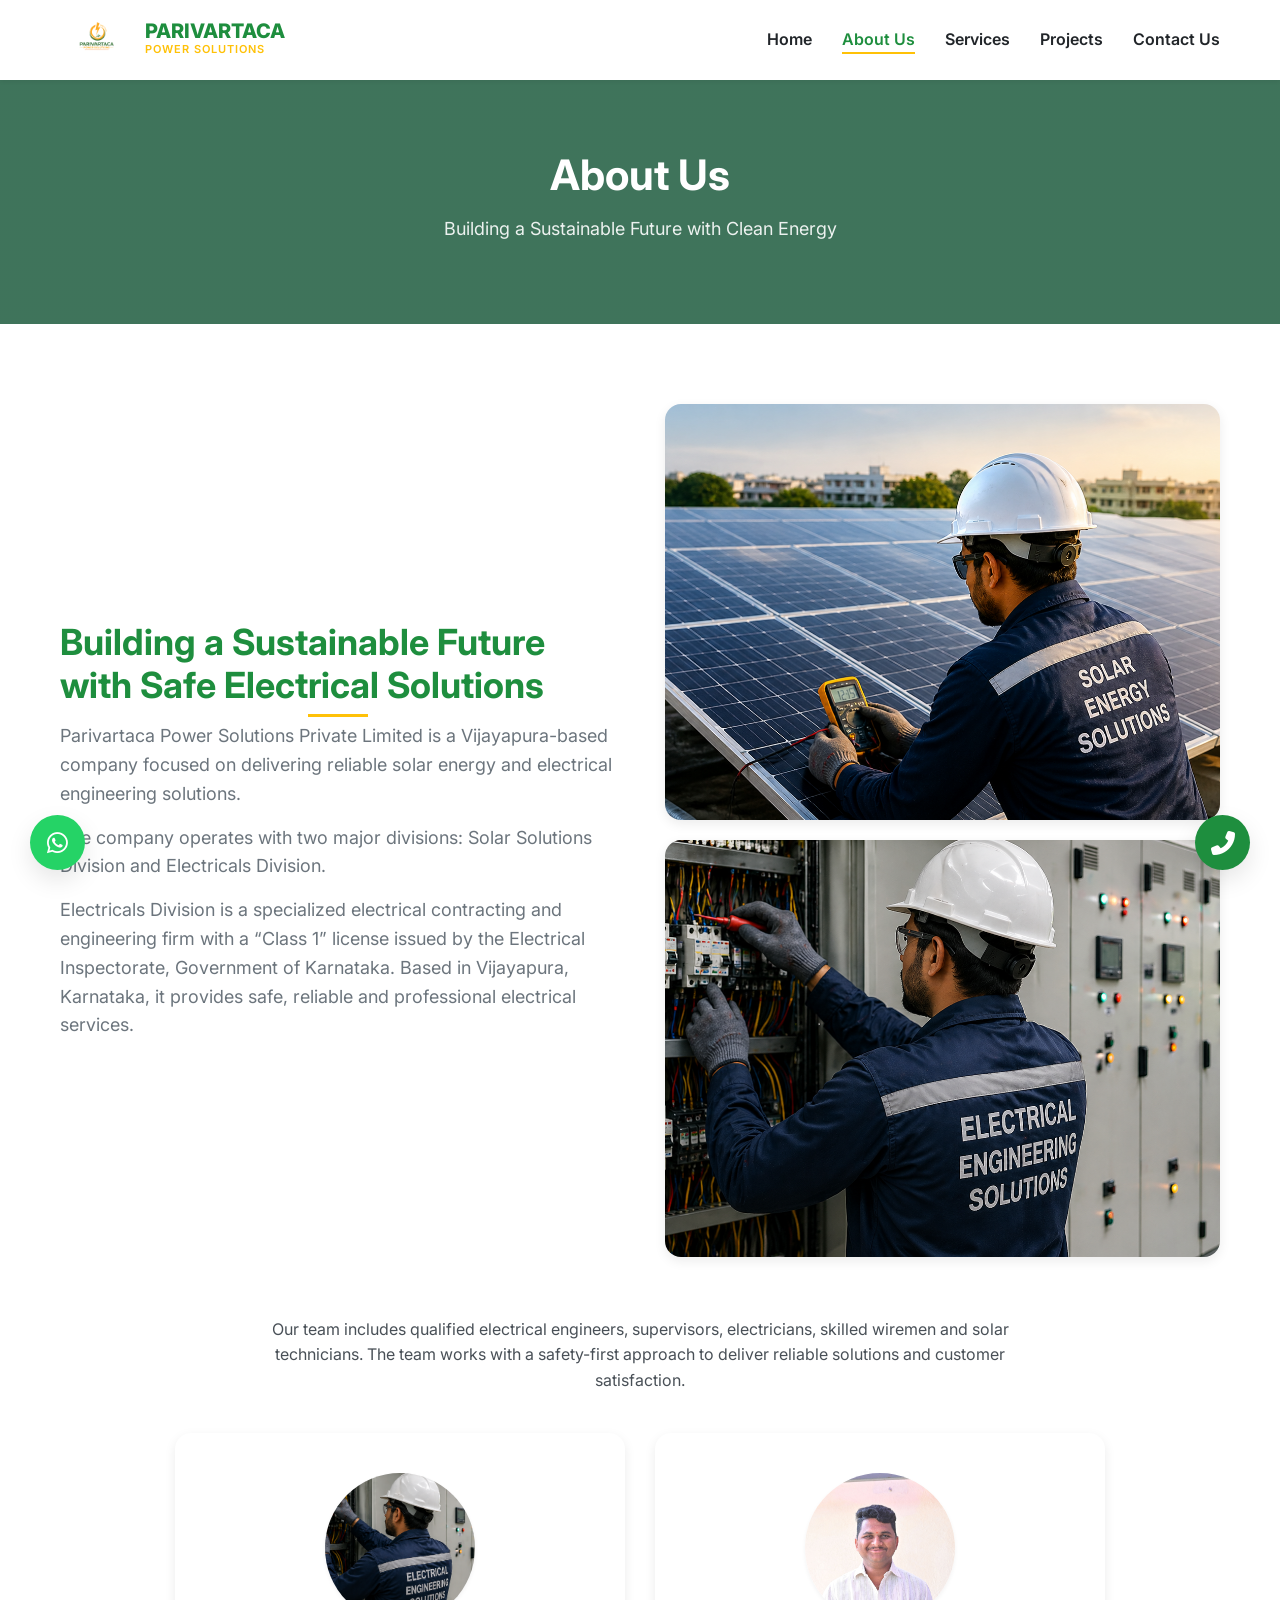
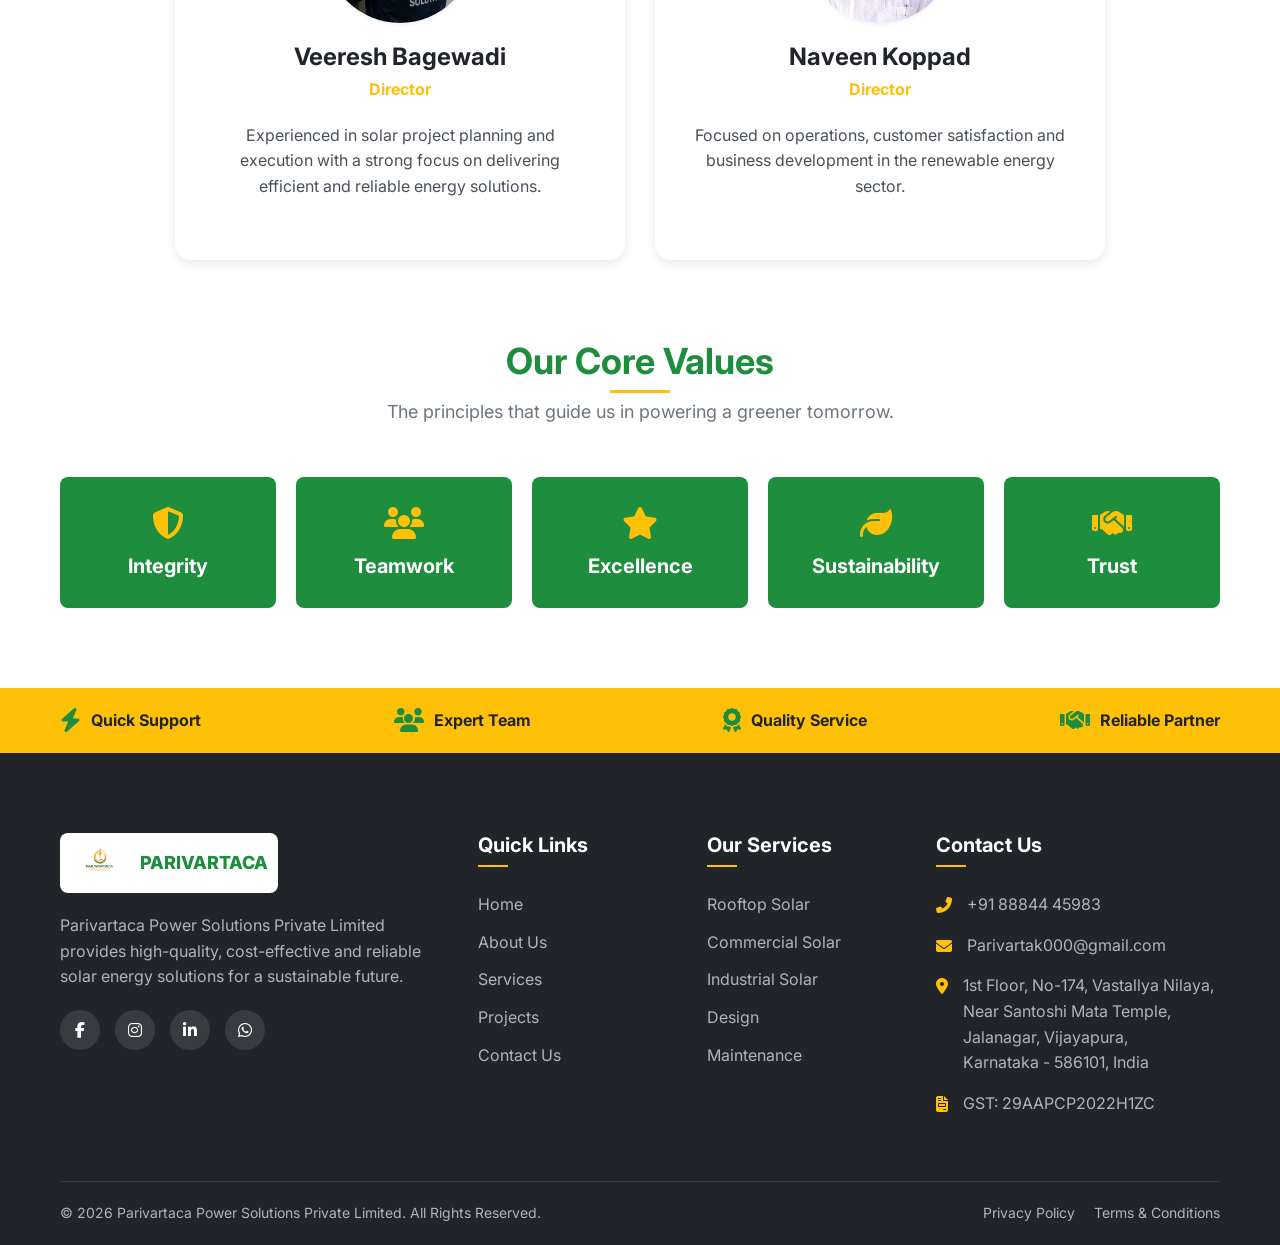
<file: about.html>
<!DOCTYPE html>
<html lang="en">

<head>
    <meta charset="UTF-8">
    <meta name="viewport" content="width=device-width, initial-scale=1.0">
    <title>About Us | Parivartaca Power Solutions Private Limited</title>
    <meta name="description"
        content="Learn about Parivartaca Power Solutions Private Limited, our founder Mr. Praveen Kumar, our mission, and our values in delivering sustainable solar energy solutions.">
    <link rel="stylesheet" href="style.css">
    <link rel="stylesheet" href="https://cdnjs.cloudflare.com/ajax/libs/font-awesome/6.4.0/css/all.min.css">
</head>

<body>
    <!-- Header -->
    <header>
        <div class="container navbar">
            <a href="index.html" class="logo">
                <img src="assets/logo.png" alt="Parivartaca Power Solutions Private Limited Logo">
                <div class="logo-text">
                    <span class="title">PARIVARTACA</span>
                    <span class="subtitle">POWER SOLUTIONS</span>
                </div>
            </a>
            <div class="mobile-controls">
                <div class="mobile-menu-btn">
                    <i class="fas fa-bars"></i>
                </div>
            </div>
            <ul class="nav-links">
                <li><a href="index.html">Home</a></li>
                <li><a href="about.html">About Us</a></li>
                <li><a href="services.html">Services</a></li>
                <li><a href="projects.html">Projects</a></li>
                <li><a href="contact.html">Contact Us</a></li>
            </ul>
        </div>
    </header>

    <!-- Page Banner -->
    <div class="page-banner">
        <div class="container">
            <h1>About Us</h1>
            <p>Building a Sustainable Future with Clean Energy</p>
        </div>
    </div>

    <!-- About Content -->
    <section class="section">
        <div class="container">
            <div class="about-split">
                <div class="about-split-text section-title" style="text-align: left; margin: 0; max-width: 100%;">
                    <h2>Building a Sustainable Future with Safe Electrical Solutions</h2>
                    <p>Parivartaca Power Solutions Private Limited is a Vijayapura-based company focused on delivering
                        reliable solar energy and electrical engineering solutions.</p>
                    <p style="margin-top: 15px;">The company operates with two major divisions: Solar Solutions Division
                        and Electricals Division.</p>
                    <p style="margin-top: 15px;">Electricals Division is a specialized electrical contracting and
                        engineering firm with a “Class 1” license issued by the Electrical Inspectorate, Government of
                        Karnataka. Based in Vijayapura, Karnataka, it provides safe, reliable and professional
                        electrical services.</p>
                </div>
                <div class="about-split-images">
                    <img src="assets/A2.png" alt="Solar Energy Panels">
                    <img src="assets/A1.png" alt="Electrical Engineering works">
                </div>
            </div>

            <div
                style="text-align: center; margin-bottom: 40px; max-width: 800px; margin-left: auto; margin-right: auto;">
                <p>Our team includes qualified electrical engineers, supervisors, electricians, skilled wiremen and
                    solar technicians. The team works with a safety-first approach to deliver reliable solutions and
                    customer satisfaction.</p>
            </div>
            <div class="team-grid">
                <div class="team-card">
                    <div class="team-img">
                        <img src="assets/A1.png" alt="Veeresh Bagewadi">
                    </div>
                    <div class="founder-info">
                        <h3 style="font-size: 24px; margin-bottom: 5px;">Veeresh Bagewadi</h3>
                        <p style="color: var(--color-secondary); font-weight: 700; margin-bottom: 20px;">Director</p>
                        <p style="margin-bottom: 20px;">Experienced in solar project planning and execution with a
                            strong focus on delivering efficient and reliable energy solutions.</p>
                    </div>
                </div>
                <div class="team-card">
                    <div class="team-img">
                        <img src="assets/Naveen.jpg" alt="Naveen Koppad">
                    </div>
                    <div class="founder-info">
                        <h3 style="font-size: 24px; margin-bottom: 5px;">Naveen Koppad</h3>
                        <p style="color: var(--color-secondary); font-weight: 700; margin-bottom: 20px;">Director</p>
                        <p style="margin-bottom: 20px;">Focused on operations, customer satisfaction and business
                            development in the renewable energy sector.</p>
                    </div>
                </div>
            </div>

            <div class="section-title" style="margin-top: 80px;">
                <h2>Our Core Values</h2>
                <p>The principles that guide us in powering a greener tomorrow.</p>
            </div>
            <div class="values-grid">
                <div class="value-card">
                    <i class="fas fa-shield-alt"></i>
                    <h3>Integrity</h3>
                </div>
                <div class="value-card">
                    <i class="fas fa-users"></i>
                    <h3>Teamwork</h3>
                </div>
                <div class="value-card">
                    <i class="fas fa-star"></i>
                    <h3>Excellence</h3>
                </div>
                <div class="value-card">
                    <i class="fas fa-leaf"></i>
                    <h3>Sustainability</h3>
                </div>
                <div class="value-card">
                    <i class="fas fa-handshake"></i>
                    <h3>Trust</h3>
                </div>
            </div>
        </div>
    </section>

    <!-- Support Strip -->
    <div class="support-strip">
        <div class="container">
            <div class="support-item"><i class="fas fa-bolt"></i> Quick Support</div>
            <div class="support-item"><i class="fas fa-users"></i> Expert Team</div>
            <div class="support-item"><i class="fas fa-award"></i> Quality Service</div>
            <div class="support-item"><i class="fas fa-handshake"></i> Reliable Partner</div>
        </div>
    </div>

    <!-- Footer -->
    <footer>
        <div class="container">
            <div class="footer-top">
                <div class="footer-about">
                    <a href="index.html" class="footer-logo">
                        <img src="assets/logo.png" alt="Parivartak Logo">
                        <span style="color: var(--color-primary); font-weight: 800; font-size: 18px;">PARIVARTACA</span>
                    </a>
                    <p>Parivartaca Power Solutions Private Limited provides high-quality, cost-effective and reliable
                        solar energy solutions for a sustainable future.</p>
                    <div class="social-links">
                        <a href="#"><i class="fab fa-facebook-f"></i></a>
                        <a href="#"><i class="fab fa-instagram"></i></a>
                        <a href="#"><i class="fab fa-linkedin-in"></i></a>
                        <a href="https://wa.me/918884445983" target="_blank"><i class="fab fa-whatsapp"></i></a>
                    </div>
                </div>

                <div class="footer-widget">
                    <h3>Quick Links</h3>
                    <ul class="footer-links">
                        <li><a href="index.html">Home</a></li>
                        <li><a href="about.html">About Us</a></li>
                        <li><a href="services.html">Services</a></li>
                        <li><a href="projects.html">Projects</a></li>
                        <li><a href="contact.html">Contact Us</a></li>
                    </ul>
                </div>

                <div class="footer-widget">
                    <h3>Our Services</h3>
                    <ul class="footer-links">
                        <li><a href="services.html">Rooftop Solar</a></li>
                        <li><a href="services.html">Commercial Solar</a></li>
                        <li><a href="services.html">Industrial Solar</a></li>
                        <li><a href="services.html">Design</a></li>
                        <li><a href="services.html">Maintenance</a></li>
                    </ul>
                </div>

                <div class="footer-widget">
                    <h3>Contact Us</h3>
                    <ul class="footer-contact">
                        <li>
                            <i class="fas fa-phone-alt"></i>
                            <span>+91 88844 45983</span>
                        </li>
                        <li>
                            <i class="fas fa-envelope"></i>
                            <span>Parivartak000@gmail.com</span>
                        </li>
                        <li>
                            <i class="fas fa-map-marker-alt"></i>
                            <span>1st Floor, No-174, Vastallya Nilaya,<br>Near Santoshi Mata Temple,<br>Jalanagar,
                                Vijayapura,<br>Karnataka - 586101, India</span>
                        </li>
                        <li>
                            <i class="fas fa-file-invoice"></i>
                            <span>GST: 29AAPCP2022H1ZC</span>
                        </li>
                    </ul>
                </div>
            </div>

            <div class="footer-bottom">
                <p>&copy; 2026 Parivartaca Power Solutions Private Limited. All Rights Reserved.</p>
                <div>
                    <a href="#" style="margin-right: 15px;">Privacy Policy</a>
                    <a href="#">Terms & Conditions</a>
                </div>
            </div>
        </div>
    </footer>

    <!-- Floating Buttons -->
    <div class="floating-contact-btns">
        <a href="https://wa.me/918884445983" class="floating-btn floating-whatsapp" target="_blank">
            <i class="fab fa-whatsapp"></i>
        </a>
        <a href="tel:8884445983" class="floating-btn floating-phone">
            <i class="fas fa-phone-alt"></i>
        </a>
    </div>

    <script src="script.js"></script>
</body>

</html>
</file>
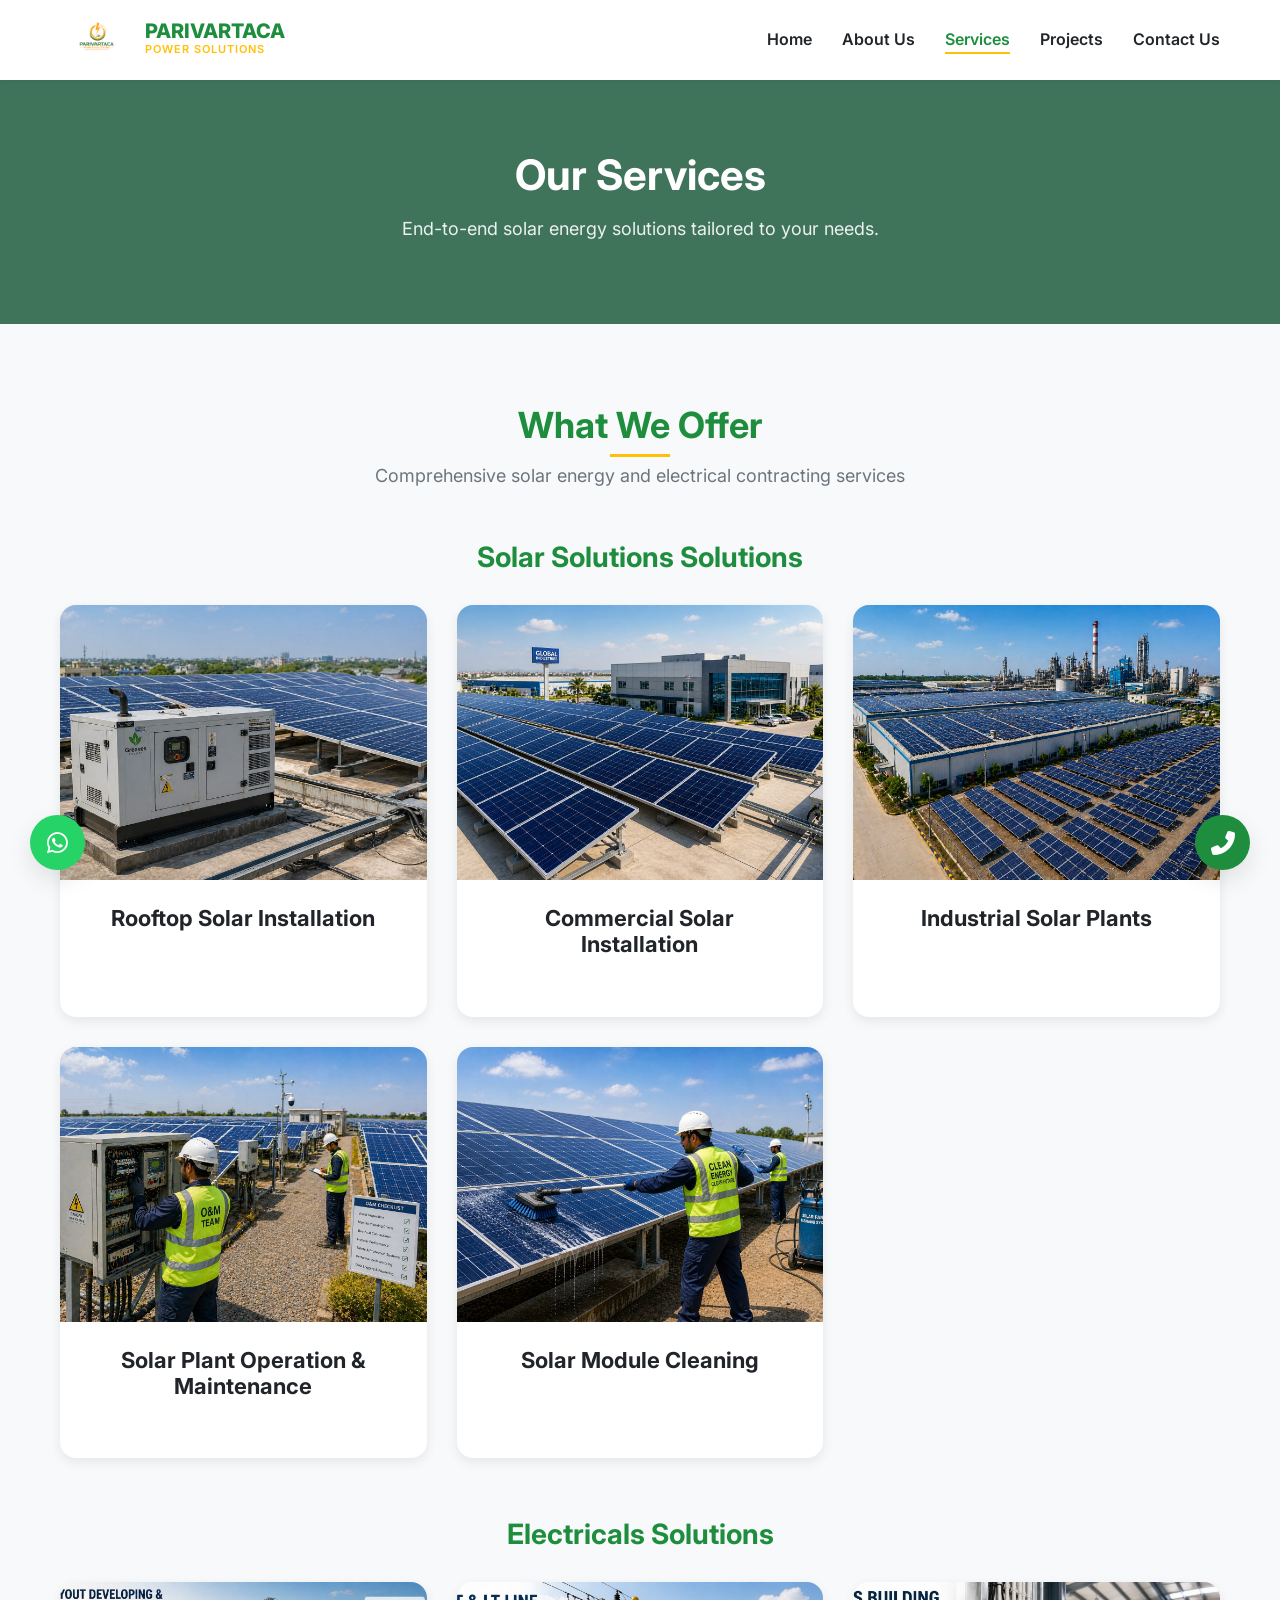
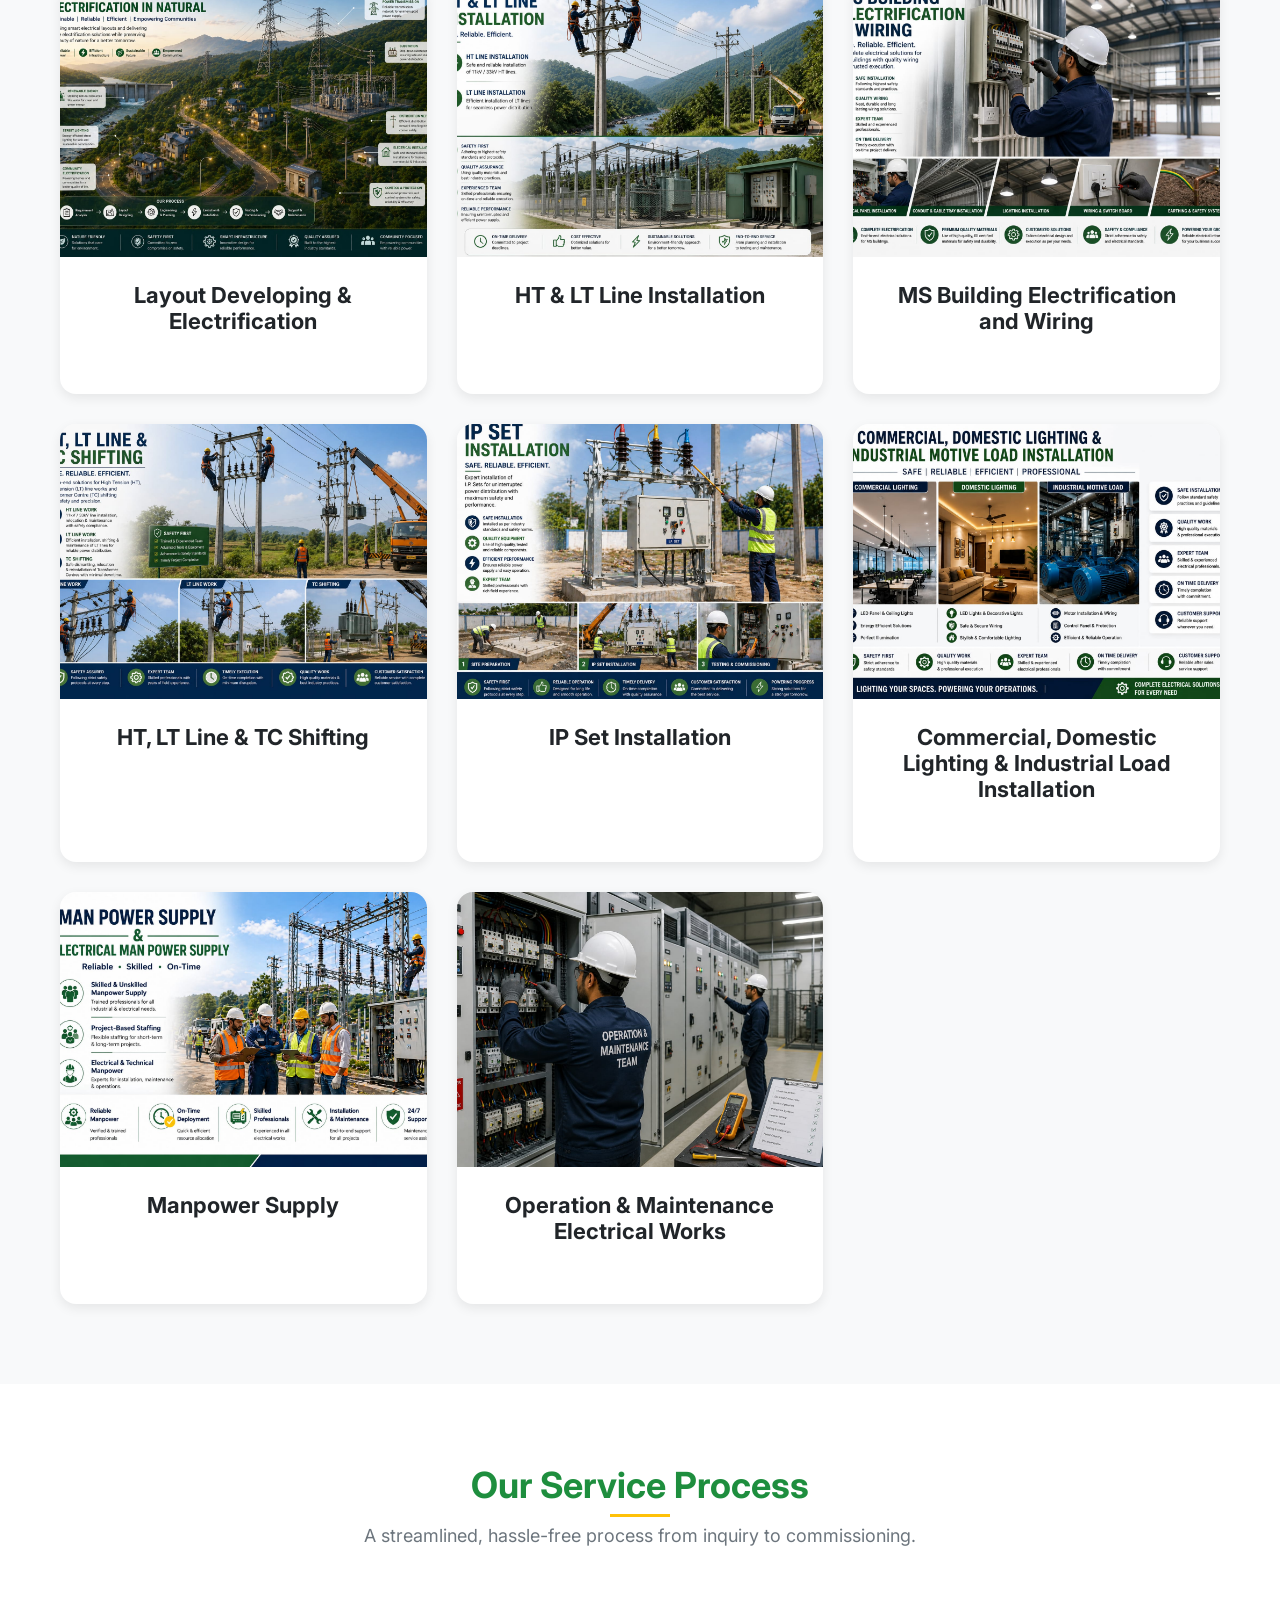
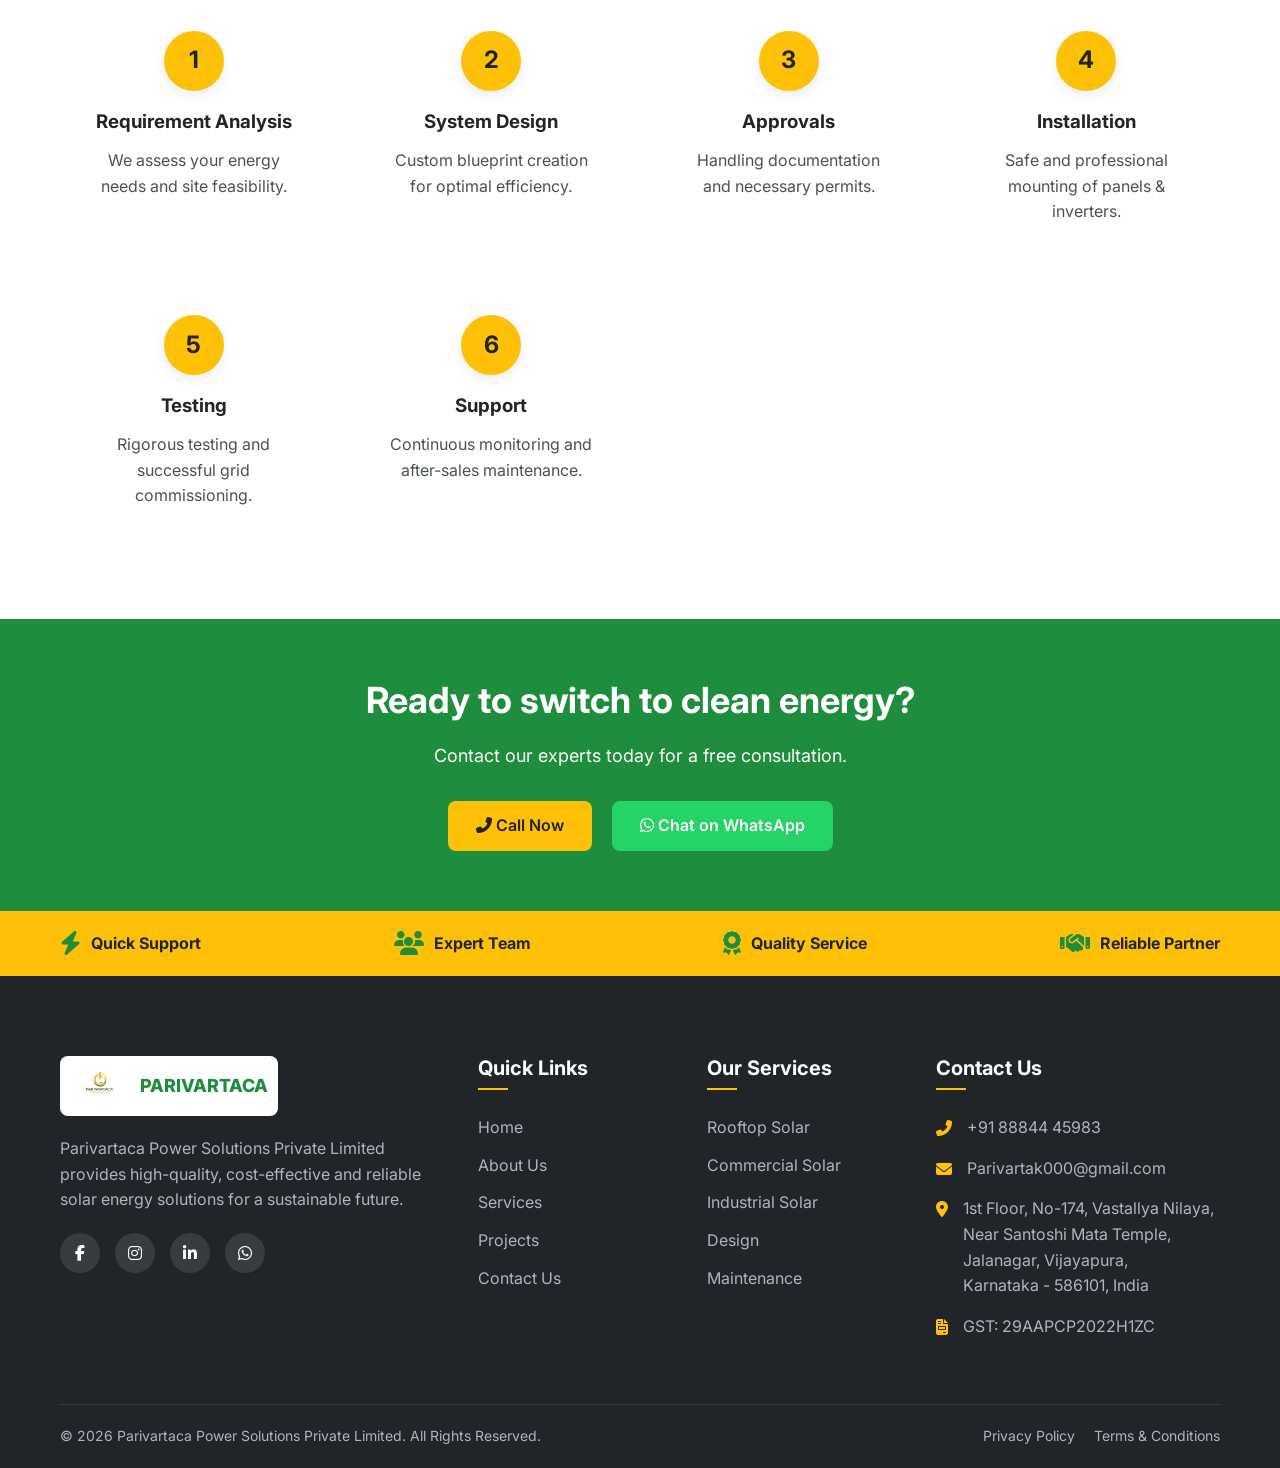
<file: services.html>
<!DOCTYPE html>
<html lang="en">

<head>
    <meta charset="UTF-8">
    <meta name="viewport" content="width=device-width, initial-scale=1.0">
    <title>Our Services | Parivartaca Power Solutions Private Limited</title>
    <meta name="description"
        content="End-to-end solar energy solutions including residential rooftop, commercial installations, industrial projects, system design, and net metering assistance.">
    <link rel="stylesheet" href="style.css">
    <link rel="stylesheet" href="https://cdnjs.cloudflare.com/ajax/libs/font-awesome/6.4.0/css/all.min.css">
</head>

<body>
    <!-- Header -->
    <header>
        <div class="container navbar">
            <a href="index.html" class="logo">
                <img src="assets/logo.png" alt="Parivartaca Power Solutions Private Limited Logo">
                <div class="logo-text">
                    <span class="title">PARIVARTACA</span>
                    <span class="subtitle">POWER SOLUTIONS</span>
                </div>
            </a>
            <div class="mobile-controls">
                <div class="mobile-menu-btn">
                    <i class="fas fa-bars"></i>
                </div>
            </div>
            <ul class="nav-links">
                <li><a href="index.html">Home</a></li>
                <li><a href="about.html">About Us</a></li>
                <li><a href="services.html">Services</a></li>
                <li><a href="projects.html">Projects</a></li>
                <li><a href="contact.html">Contact Us</a></li>
            </ul>
        </div>
    </header>

    <!-- Page Banner -->
    <div class="page-banner"
        style="background-image: linear-gradient(rgba(15, 81, 50, 0.8), rgba(15, 81, 50, 0.8)), url('https://images.unsplash.com/photo-1508514177221-188b1cf16e9d?q=80&w=2076&auto=format&fit=crop');">
        <div class="container">
            <h1>Our Services</h1>
            <p>End-to-end solar energy solutions tailored to your needs.</p>
        </div>
    </div>

    <!-- Services Detailed Section -->
    <section class="section section-bg">
        <div class="container">
            <div class="section-title">
                <h2>What We Offer</h2>
                <p>Comprehensive solar energy and electrical contracting services</p>
            </div>
            <h3 style="text-align: center; margin-bottom: 30px; font-size: 28px; color: var(--color-primary);">Solar
                Solutions Solutions</h3>
            <div class="services-grid">
                <div class="service-card">
                    <div class="service-img-container">
                        <img src="assets\Rooftop Solar Installation.jpeg" alt="Rooftop Solar Installation">
                    </div>
                    <h3>Rooftop Solar Installation</h3>
                </div>
                <div class="service-card">
                    <div class="service-img-container">
                        <img src="assets\Commercial Solar.jpeg" alt="Commercial Solar Projects">
                    </div>
                    <h3>Commercial Solar Installation</h3>
                </div>
                <div class="service-card">
                    <div class="service-img-container">
                        <img src="assets\Industrial Solar Plants.jpeg" alt="Industrial Solar Plants">
                    </div>
                    <h3>Industrial Solar Plants</h3>
                </div>
                <div class="service-card">
                    <div class="service-img-container">
                        <img src="assets\Solar Plant Operation & Maintenance.jpeg"
                            alt="Solar Plant Operation & Maintenance">
                    </div>
                    <h3>Solar Plant Operation & Maintenance</h3>
                </div>
                <div class="service-card">
                    <div class="service-img-container">
                        <img src="assets\Solar Module Cleaning.jpeg" alt="Solar Module Cleaning">
                    </div>
                    <h3>Solar Module Cleaning</h3>
                </div>
            </div>

            <h3 style="text-align: center; margin: 60px 0 30px; font-size: 28px; color: var(--color-primary);">
                Electricals Solutions</h3>
            <div class="services-grid">
                <div class="service-card">
                    <div class="service-img-container">
                        <img src="assets\Layout.jpeg" alt="Layout Developing & Electrification">
                    </div>
                    <h3>Layout Developing & Electrification</h3>
                </div>
                <div class="service-card">
                    <div class="service-img-container">
                        <img src="assets\HT lT ins.jpeg" alt="HT & LT Line Installation">
                    </div>
                    <h3>HT & LT Line Installation</h3>
                </div>
                <div class="service-card">
                    <div class="service-img-container">
                        <img src="assets\MS buil.jpeg" alt="MS Building Electrification and Wiring">
                    </div>
                    <h3>MS Building Electrification and Wiring</h3>
                </div>
                <div class="service-card">
                    <div class="service-img-container">
                        <img src="assets\HT LT Lines.jpeg" alt="HT, LT Line & TC Shifting">
                    </div>
                    <h3>HT, LT Line & TC Shifting</h3>
                </div>
                <div class="service-card">
                    <div class="service-img-container">
                        <img src="assets\ip.jpeg" alt="IP Set Installation">
                    </div>
                    <h3>IP Set Installation</h3>
                </div>
                <div class="service-card">
                    <div class="service-img-container">
                        <img src="assets\Commercial, domestic.jpeg"
                            alt="Commercial, Domestic Lighting & Industrial Load Installation">
                    </div>
                    <h3>Commercial, Domestic Lighting & Industrial Load Installation</h3>
                </div>
                <div class="service-card">
                    <div class="service-img-container">
                        <img src="assets\Man power.jpeg" alt="Manpower Supply">
                    </div>
                    <h3>Manpower Supply</h3>
                </div>
                <div class="service-card">
                    <div class="service-img-container">
                        <img src="assets\OMT EL.jpeg" alt="Operation & Maintenance Electrical Works">
                    </div>
                    <h3>Operation & Maintenance Electrical Works</h3>
                </div>
            </div>
        </div>
    </section>

    <!-- Process Section -->
    <section class="section">
        <div class="container">
            <div class="section-title">
                <h2>Our Service Process</h2>
                <p>A streamlined, hassle-free process from inquiry to commissioning.</p>
            </div>
            <div class="process-grid">
                <div class="process-card">
                    <div class="process-step">1</div>
                    <h3>Requirement Analysis</h3>
                    <p>We assess your energy needs and site feasibility.</p>
                </div>
                <div class="process-card">
                    <div class="process-step">2</div>
                    <h3>System Design</h3>
                    <p>Custom blueprint creation for optimal efficiency.</p>
                </div>
                <div class="process-card">
                    <div class="process-step">3</div>
                    <h3>Approvals</h3>
                    <p>Handling documentation and necessary permits.</p>
                </div>
                <div class="process-card">
                    <div class="process-step">4</div>
                    <h3>Installation</h3>
                    <p>Safe and professional mounting of panels & inverters.</p>
                </div>
                <div class="process-card">
                    <div class="process-step">5</div>
                    <h3>Testing</h3>
                    <p>Rigorous testing and successful grid commissioning.</p>
                </div>
                <div class="process-card">
                    <div class="process-step">6</div>
                    <h3>Support</h3>
                    <p>Continuous monitoring and after-sales maintenance.</p>
                </div>
            </div>
        </div>
    </section>

    <!-- CTA Section -->
    <section class="cta-section">
        <div class="container">
            <h2>Ready to switch to clean energy?</h2>
            <p style="font-size: 18px; margin-bottom: 20px;">Contact our experts today for a free consultation.</p>
            <div class="cta-btns">
                <a href="tel:+918884445983" class="btn btn-secondary"><i class="fas fa-phone-alt"></i> Call Now</a>
                <a href="https://wa.me/918884445983" target="_blank" class="btn btn-whatsapp"><i
                        class="fab fa-whatsapp"></i> Chat on WhatsApp</a>
            </div>
        </div>
    </section>

    <!-- Support Strip -->
    <div class="support-strip">
        <div class="container">
            <div class="support-item"><i class="fas fa-bolt"></i> Quick Support</div>
            <div class="support-item"><i class="fas fa-users"></i> Expert Team</div>
            <div class="support-item"><i class="fas fa-award"></i> Quality Service</div>
            <div class="support-item"><i class="fas fa-handshake"></i> Reliable Partner</div>
        </div>
    </div>

    <!-- Footer -->
    <footer>
        <div class="container">
            <div class="footer-top">
                <div class="footer-about">
                    <a href="index.html" class="footer-logo">
                        <img src="assets/logo.png" alt="Parivartak Logo">
                        <span style="color: var(--color-primary); font-weight: 800; font-size: 18px;">PARIVARTACA</span>
                    </a>
                    <p>Parivartaca Power Solutions Private Limited provides high-quality, cost-effective and reliable
                        solar energy solutions for a sustainable future.</p>
                    <div class="social-links">
                        <a href="#"><i class="fab fa-facebook-f"></i></a>
                        <a href="#"><i class="fab fa-instagram"></i></a>
                        <a href="#"><i class="fab fa-linkedin-in"></i></a>
                        <a href="https://wa.me/918884445983" target="_blank"><i class="fab fa-whatsapp"></i></a>
                    </div>
                </div>

                <div class="footer-widget">
                    <h3>Quick Links</h3>
                    <ul class="footer-links">
                        <li><a href="index.html">Home</a></li>
                        <li><a href="about.html">About Us</a></li>
                        <li><a href="services.html">Services</a></li>
                        <li><a href="projects.html">Projects</a></li>
                        <li><a href="contact.html">Contact Us</a></li>
                    </ul>
                </div>

                <div class="footer-widget">
                    <h3>Our Services</h3>
                    <ul class="footer-links">
                        <li><a href="services.html">Rooftop Solar</a></li>
                        <li><a href="services.html">Commercial Solar</a></li>
                        <li><a href="services.html">Industrial Solar</a></li>
                        <li><a href="services.html">Design</a></li>
                        <li><a href="services.html">Maintenance</a></li>
                    </ul>
                </div>

                <div class="footer-widget">
                    <h3>Contact Us</h3>
                    <ul class="footer-contact">
                        <li>
                            <i class="fas fa-phone-alt"></i>
                            <span>+91 88844 45983</span>
                        </li>
                        <li>
                            <i class="fas fa-envelope"></i>
                            <span>Parivartak000@gmail.com</span>
                        </li>
                        <li>
                            <i class="fas fa-map-marker-alt"></i>
                            <span>1st Floor, No-174, Vastallya Nilaya,<br>Near Santoshi Mata Temple,<br>Jalanagar,
                                Vijayapura,<br>Karnataka - 586101, India</span>
                        </li>
                        <li>
                            <i class="fas fa-file-invoice"></i>
                            <span>GST: 29AAPCP2022H1ZC</span>
                        </li>
                    </ul>
                </div>
            </div>

            <div class="footer-bottom">
                <p>&copy; 2026 Parivartaca Power Solutions Private Limited. All Rights Reserved.</p>
                <div>
                    <a href="#" style="margin-right: 15px;">Privacy Policy</a>
                    <a href="#">Terms & Conditions</a>
                </div>
            </div>
        </div>
    </footer>

    <!-- Floating Buttons -->
    <div class="floating-contact-btns">
        <a href="https://wa.me/918884445983" class="floating-btn floating-whatsapp" target="_blank">
            <i class="fab fa-whatsapp"></i>
        </a>
        <a href="tel:8884445983" class="floating-btn floating-phone">
            <i class="fas fa-phone-alt"></i>
        </a>
    </div>

    <script src="script.js"></script>
</body>

</html>
</file>
<file: style.css>
@import url('https://fonts.googleapis.com/css2?family=Inter:wght@300;400;500;600;700;800&display=swap');

:root {
  /* Color Palette */
  --color-primary: #1e8e3e; /* Green */
  --color-primary-light: #146c2e;
  --color-secondary: #FFC107; /* Yellow */
  --color-secondary-hover: #E0A800;
  --color-white: #FFFFFF;
  --color-light-bg: #F8F9FA;
  --color-dark: #212529;
  --color-text: #495057;
  --color-text-light: #6C757D;
  --color-border: #E9ECEF;
  
  /* Typography */
  --font-main: 'Inter', sans-serif;
  
  /* Shadows & Radius */
  --shadow-sm: 0 2px 4px rgba(0,0,0,0.05);
  --shadow-md: 0 4px 12px rgba(0,0,0,0.08);
  --shadow-lg: 0 10px 25px rgba(0,0,0,0.1);
  --radius-sm: 4px;
  --radius-md: 8px;
  --radius-lg: 16px;
  
  /* Transitions */
  --transition: all 0.3s ease;
}

* {
  margin: 0;
  padding: 0;
  box-sizing: border-box;
}

body {
  font-family: var(--font-main);
  color: var(--color-text);
  background-color: var(--color-white);
  line-height: 1.6;
  overflow-x: hidden;
}

h1, h2, h3, h4, h5, h6 {
  color: var(--color-dark);
  font-weight: 700;
  line-height: 1.2;
}

a {
  text-decoration: none;
  color: inherit;
  transition: var(--transition);
}

ul {
  list-style: none;
}

img {
  max-width: 100%;
  height: auto;
  display: block;
}

/* Utilities */
.container {
  width: 100%;
  max-width: 1200px;
  margin: 0 auto;
  padding: 0 20px;
}

.section {
  padding: 80px 0;
}

.section-bg {
  background-color: var(--color-light-bg);
}

.section-title {
  text-align: center;
  margin-bottom: 50px;
}

.section-title h2 {
  font-size: 36px;
  color: var(--color-primary);
  margin-bottom: 15px;
  position: relative;
  display: inline-block;
}

.section-title h2::after {
  content: '';
  position: absolute;
  width: 60px;
  height: 3px;
  background-color: var(--color-secondary);
  bottom: -10px;
  left: 50%;
  transform: translateX(-50%);
}

.section-title p {
  color: var(--color-text-light);
  font-size: 18px;
  max-width: 600px;
  margin: 0 auto;
}

/* Buttons */
.btn {
  display: inline-block;
  padding: 12px 28px;
  border-radius: var(--radius-md);
  font-weight: 600;
  cursor: pointer;
  border: none;
  text-align: center;
  transition: var(--transition);
  font-size: 16px;
}

.btn-primary {
  background-color: var(--color-primary);
  color: var(--color-white);
}

.btn-primary:hover {
  background-color: var(--color-primary-light);
  transform: translateY(-2px);
  box-shadow: var(--shadow-md);
}

.btn-secondary {
  background-color: var(--color-secondary);
  color: var(--color-dark);
}

.btn-secondary:hover {
  background-color: var(--color-secondary-hover);
  transform: translateY(-2px);
  box-shadow: var(--shadow-md);
}

.btn-outline {
  background-color: transparent;
  border: 2px solid var(--color-primary);
  color: var(--color-primary);
}

.btn-outline:hover {
  background-color: var(--color-primary);
  color: var(--color-white);
}

/* Header & Navigation */
header {
  position: fixed;
  top: 0;
  left: 0;
  width: 100%;
  background-color: var(--color-white);
  box-shadow: var(--shadow-sm);
  z-index: 1000;
  transition: var(--transition);
}

header.scrolled {
  box-shadow: var(--shadow-md);
  padding: 5px 0;
}

.navbar {
  display: flex;
  justify-content: space-between;
  align-items: center;
  padding: 15px 20px;
}

.logo {
  display: flex;
  align-items: center;
  gap: 10px;
}

.logo img {
  height: 50px;
}

.logo-text {
  display: flex;
  flex-direction: column;
}

.logo-text .title {
  font-weight: 800;
  font-size: 20px;
  color: var(--color-primary);
  line-height: 1;
}

.logo-text .subtitle {
  font-size: 11px;
  font-weight: 600;
  color: var(--color-secondary);
  letter-spacing: 1px;
}

.nav-links {
  display: flex;
  gap: 30px;
}

.nav-links li a {
  font-weight: 600;
  color: var(--color-dark);
  font-size: 16px;
  position: relative;
}

.nav-links li a:hover,
.nav-links li a.active {
  color: var(--color-primary);
}

.nav-links li a::after {
  content: '';
  position: absolute;
  width: 0;
  height: 2px;
  background-color: var(--color-secondary);
  bottom: -5px;
  left: 0;
  transition: var(--transition);
}

.nav-links li a:hover::after,
.nav-links li a.active::after {
  width: 100%;
}

.header-actions {
  display: flex;
  align-items: center;
  gap: 20px;
}

.phone-btn {
  display: flex;
  align-items: center;
  gap: 8px;
  font-weight: 700;
  color: var(--color-primary);
  font-size: 16px;
}

.whatsapp-btn {
  display: flex;
  align-items: center;
  gap: 8px;
  font-weight: 700;
  color: #25D366;
  font-size: 16px;
}
.whatsapp-btn:hover {
  color: #128C7E;
}

.phone-btn i {
  color: var(--color-secondary);
  font-size: 18px;
}

.mobile-controls {
  display: none;
  align-items: center;
  gap: 15px;
}

.mobile-nav-call {
  background-color: var(--color-primary);
  color: var(--color-white);
  width: 36px;
  height: 36px;
  border-radius: 50%;
  display: flex;
  justify-content: center;
  align-items: center;
  font-size: 16px;
  box-shadow: var(--shadow-sm);
}

.mobile-nav-call:hover {
  background-color: var(--color-primary-light);
  color: var(--color-white);
}

.mobile-menu-btn {
  font-size: 24px;
  color: var(--color-dark);
  cursor: pointer;
}

/* Page Banner */
.page-banner {
  background: linear-gradient(rgba(15, 81, 50, 0.8), rgba(15, 81, 50, 0.8)), url('https://images.unsplash.com/photo-1509391366360-2e959784a276?q=80&w=2072&auto=format&fit=crop') center/cover;
  padding: 150px 0 80px;
  text-align: center;
  color: var(--color-white);
}

.page-banner h1 {
  font-size: 42px;
  color: var(--color-white);
  margin-bottom: 15px;
}

.page-banner p {
  font-size: 18px;
  max-width: 600px;
  margin: 0 auto;
  color: rgba(255, 255, 255, 0.9);
}

/* Support Strip */
.support-strip {
  background-color: var(--color-secondary);
  padding: 20px 0;
}

.support-strip .container {
  display: flex;
  justify-content: space-between;
  flex-wrap: wrap;
  gap: 20px;
}

.support-item {
  display: flex;
  align-items: center;
  gap: 10px;
  font-weight: 700;
  color: var(--color-dark);
}

.support-item i {
  font-size: 24px;
  color: var(--color-primary);
}

/* Hero Section */
.hero {
  height: 100vh;
  min-height: 600px;
  background: linear-gradient(rgba(0,0,0,0.6), rgba(0,0,0,0.6)), url('https://images.unsplash.com/photo-1508514177221-188b1cf16e9d?q=80&w=2072&auto=format&fit=crop') center/cover;
  display: flex;
  align-items: center;
  position: relative;
  margin-top: 80px; /* offset header */
}

.hero-content {
  max-width: 700px;
  color: var(--color-white);
}

.hero h1 {
  font-size: 56px;
  color: var(--color-white);
  margin-bottom: 20px;
  animation: fadeInUp 1s ease;
}

.hero h1 span {
  color: var(--color-secondary);
}

.hero p {
  font-size: 20px;
  margin-bottom: 40px;
  animation: fadeInUp 1s ease 0.2s;
  animation-fill-mode: both;
}

.hero-btns {
  display: flex;
  gap: 20px;
  animation: fadeInUp 1s ease 0.4s;
  animation-fill-mode: both;
}

/* About Preview Section */
.about-preview .container {
  display: grid;
  grid-template-columns: 1fr 1fr;
  gap: 60px;
  align-items: flex-start;
}

.about-img {
  position: relative;
  border-radius: var(--radius-lg);
  overflow: hidden;
  box-shadow: var(--shadow-lg);
}

.about-img img {
  width: 100%;
  aspect-ratio: 4 / 3;
  object-fit: cover;
  transition: transform 0.5s ease;
  border-radius: var(--radius-md);
}

.about-img:hover img {
  transform: scale(1.02);
}

.about-text h2 {
  font-size: 36px;
  color: var(--color-primary);
  margin-bottom: 20px;
}

.about-text p {
  margin-bottom: 25px;
  font-size: 16px;
}

.features-list {
  display: grid;
  grid-template-columns: 1fr 1fr;
  gap: 15px;
  margin-bottom: 30px;
}

.features-list li {
  display: flex;
  align-items: center;
  gap: 10px;
  font-weight: 600;
  color: var(--color-dark);
}

.features-list li i {
  color: var(--color-secondary);
  background-color: rgba(255, 193, 7, 0.2);
  padding: 8px;
  border-radius: 50%;
}

/* Services Grid */
.services-grid {
  display: grid;
  grid-template-columns: repeat(auto-fit, minmax(320px, 1fr));
  gap: 30px;
}

.service-card {
  height: 100%;
  background: var(--color-white);
  padding: 40px 30px;
  border-radius: var(--radius-lg);
  box-shadow: var(--shadow-md);
  text-align: center;
  transition: var(--transition);
  border-bottom: 4px solid transparent;
  display: flex;
  flex-direction: column;
}

.service-card:hover {
  transform: translateY(-10px);
  box-shadow: var(--shadow-lg);
  border-bottom-color: var(--color-secondary);
}

.service-icon {
  width: 80px;
  height: 80px;
  background-color: var(--color-light-bg);
  border-radius: 50%;
  display: flex;
  justify-content: center;
  align-items: center;
  margin: 0 auto 20px;
  font-size: 32px;
  color: var(--color-primary);
  transition: var(--transition);
}

.service-card:hover .service-icon {
  background-color: var(--color-primary);
  color: var(--color-white);
}

.service-card h3 {
  margin-bottom: 15px;
  font-size: 22px;
}

.service-card p {
  color: var(--color-text-light);
  margin-bottom: 20px;
}

/* Stats Section */
.stats-section {
  background-color: var(--color-primary);
  color: var(--color-white);
  padding: 80px 0;
}

.stats-grid {
  display: grid;
  grid-template-columns: repeat(4, 1fr);
  gap: 30px;
  text-align: center;
}

.stat-item h3 {
  font-size: 48px;
  color: var(--color-secondary);
  margin-bottom: 10px;
}

.stat-item p {
  font-size: 18px;
  font-weight: 600;
  color: var(--color-white);
}

/* Projects Section */
.projects-grid {
  display: grid;
  grid-template-columns: repeat(auto-fit, minmax(320px, 1fr));
  gap: 30px;
}

.project-card {
  height: 100%;
  border-radius: var(--radius-md);
  overflow: hidden;
  box-shadow: var(--shadow-sm);
  transition: var(--transition);
  background: var(--color-white);
  display: flex;
  flex-direction: column;
}

.project-card:hover {
  box-shadow: var(--shadow-lg);
  transform: translateY(-5px);
}

.project-img {
  aspect-ratio: 4 / 3;
  overflow: hidden;
  position: relative;
}

.project-img img {
  width: 100%;
  height: 100%;
  object-fit: cover;
  transition: var(--transition);
}

.project-card:hover .project-img img {
  transform: scale(1.1);
}

.project-info {
  padding: 25px;
}

.project-info h3 {
  font-size: 20px;
  margin-bottom: 10px;
}

.project-info p {
  color: var(--color-text-light);
  margin-bottom: 15px;
}

.project-link {
  color: var(--color-primary);
  font-weight: 600;
  display: flex;
  align-items: center;
  gap: 5px;
}

.project-link:hover {
  color: var(--color-secondary);
}

/* Contact Preview */
.contact-preview {
  background-color: var(--color-light-bg);
}

.contact-wrapper {
  display: grid;
  grid-template-columns: 1fr 1fr;
  background: var(--color-white);
  border-radius: var(--radius-lg);
  overflow: hidden;
  box-shadow: var(--shadow-lg);
}

.contact-info {
  background-color: var(--color-primary);
  color: var(--color-white);
  padding: 50px;
}

.contact-info h3 {
  color: var(--color-white);
  font-size: 28px;
  margin-bottom: 20px;
}

.contact-info p {
  margin-bottom: 30px;
  color: rgba(255, 255, 255, 0.8);
}

.info-item {
  display: flex;
  align-items: flex-start;
  gap: 15px;
  margin-bottom: 25px;
}

.info-item i {
  font-size: 24px;
  color: var(--color-secondary);
}

.info-item h4 {
  color: var(--color-white);
  font-size: 18px;
  margin-bottom: 5px;
}

.contact-form {
  padding: 50px;
}

.form-group {
  margin-bottom: 20px;
}

.form-control {
  width: 100%;
  padding: 12px 15px;
  border: 1px solid var(--color-border);
  border-radius: var(--radius-sm);
  font-family: var(--font-main);
  font-size: 16px;
  transition: var(--transition);
}

.form-control:focus {
  outline: none;
  border-color: var(--color-primary);
  box-shadow: 0 0 0 3px rgba(15, 81, 50, 0.1);
}

textarea.form-control {
  height: 120px;
  resize: vertical;
}

/* Process Section */
.process-grid {
  display: grid;
  grid-template-columns: repeat(auto-fit, minmax(250px, 1fr));
  gap: 30px;
}

.process-card {
  text-align: center;
  padding: 30px;
  position: relative;
}

.process-step {
  width: 60px;
  height: 60px;
  background-color: var(--color-secondary);
  color: var(--color-dark);
  font-size: 24px;
  font-weight: 700;
  border-radius: 50%;
  display: flex;
  justify-content: center;
  align-items: center;
  margin: 0 auto 20px;
  box-shadow: var(--shadow-md);
}

.process-card h3 {
  margin-bottom: 15px;
}

/* About Page - Founder */
.founder-section {
  display: grid;
  grid-template-columns: 1fr 2fr;
  gap: 50px;
  align-items: center;
  background: var(--color-white);
  padding: 50px;
  border-radius: var(--radius-lg);
  box-shadow: var(--shadow-md);
  margin-top: 40px;
}

.founder-img img {
  border-radius: var(--radius-md);
  box-shadow: var(--shadow-sm);
}

.values-grid {
  display: grid;
  grid-template-columns: repeat(auto-fit, minmax(200px, 1fr));
  gap: 20px;
  margin-top: 40px;
}

.value-card {
  background: var(--color-primary);
  color: var(--color-white);
  padding: 30px 20px;
  text-align: center;
  border-radius: var(--radius-md);
  transition: var(--transition);
}

.value-card:hover {
  transform: translateY(-5px);
  background: var(--color-primary-light);
}

.value-card i {
  font-size: 32px;
  color: var(--color-secondary);
  margin-bottom: 15px;
}

.value-card h3 {
  color: var(--color-white);
  font-size: 20px;
}

/* CTA Section */
.cta-section {
  background-color: var(--color-primary);
  padding: 60px 0;
  text-align: center;
  color: var(--color-white);
}

.cta-section h2 {
  color: var(--color-white);
  font-size: 36px;
  margin-bottom: 20px;
}

.cta-btns {
  display: flex;
  justify-content: center;
  gap: 20px;
  margin-top: 30px;
}

.btn-whatsapp {
  background-color: #25D366;
  color: var(--color-white);
}

.btn-whatsapp:hover {
  background-color: #128C7E;
  color: var(--color-white);
}

/* Maps */
.map-container {
  margin-top: 40px;
  border-radius: var(--radius-lg);
  overflow: hidden;
  height: 400px;
  box-shadow: var(--shadow-md);
}

.map-container iframe {
  width: 100%;
  height: 100%;
  border: none;
}

/* Footer */
footer {
  background-color: var(--color-dark);
  color: var(--color-white);
  padding: 80px 0 20px;
}

.footer-top {
  display: grid;
  grid-template-columns: 2fr 1fr 1fr 1.5fr;
  gap: 40px;
  margin-bottom: 50px;
}

.footer-logo {
  display: flex;
  align-items: center;
  gap: 10px;
  margin-bottom: 20px;
  background: var(--color-white);
  padding: 10px;
  border-radius: var(--radius-md);
  display: inline-flex;
}

.footer-logo img {
  height: 40px;
}

.footer-about p {
  color: #adb5bd;
  margin-bottom: 20px;
}

.social-links {
  display: flex;
  gap: 15px;
}

.social-links a {
  width: 40px;
  height: 40px;
  background-color: rgba(255,255,255,0.1);
  display: flex;
  justify-content: center;
  align-items: center;
  border-radius: 50%;
  color: var(--color-white);
  transition: var(--transition);
}

.social-links a:hover {
  background-color: var(--color-secondary);
  color: var(--color-dark);
  transform: translateY(-3px);
}

.footer-widget h3 {
  color: var(--color-white);
  font-size: 20px;
  margin-bottom: 25px;
  position: relative;
  padding-bottom: 10px;
}

.footer-widget h3::after {
  content: '';
  position: absolute;
  width: 30px;
  height: 2px;
  background-color: var(--color-secondary);
  bottom: 0;
  left: 0;
}

.footer-links li {
  margin-bottom: 12px;
}

.footer-links a {
  color: #adb5bd;
}

.footer-links a:hover {
  color: var(--color-secondary);
  padding-left: 5px;
}

.footer-contact li {
  display: flex;
  align-items: flex-start;
  gap: 15px;
  margin-bottom: 15px;
  color: #adb5bd;
}

.footer-contact i {
  color: var(--color-secondary);
  margin-top: 5px;
}

.footer-bottom {
  border-top: 1px solid rgba(255,255,255,0.1);
  padding-top: 20px;
  display: flex;
  justify-content: space-between;
  align-items: center;
  color: #adb5bd;
  font-size: 14px;
}

/* Animations */
@keyframes fadeInUp {
  from {
    opacity: 0;
    transform: translateY(30px);
  }
  to {
    opacity: 1;
    transform: translateY(0);
  }
}

/* Responsive Design */
@media (max-width: 992px) {
  .nav-links {
    display: none;
    position: absolute;
    top: 100%;
    left: 0;
    width: 100%;
    background: var(--color-white);
    flex-direction: column;
    padding: 20px;
    box-shadow: var(--shadow-md);
    gap: 15px;
  }
  
  .nav-links.active {
    display: flex;
  }
  
  .mobile-controls {
    display: flex;
  }
  
  .header-actions {
    display: none;
  }
  
  .about-preview .container {
    grid-template-columns: 1fr;
  }
  
  .contact-wrapper {
    grid-template-columns: 1fr;
  }
  
  .footer-top {
    grid-template-columns: 1fr 1fr;
  }
}

@media (max-width: 768px) {
  .hero h1 {
    font-size: 40px;
  }
  
  .stats-grid {
    grid-template-columns: 1fr 1fr;
  }
  
  .footer-top {
    grid-template-columns: 1fr;
  }
  
  .founder-section {
    grid-template-columns: 1fr;
  }
  
  .contact-wrapper, .features-list {
    grid-template-columns: 1fr;
  }
  
  img {
    width: 100%;
    height: auto;
  }
  
  .section {
    padding: 50px 0;
  }
  
  * {
    animation: none !important;
  }
}

@media (max-width: 576px) {
  .hero h1 {
    font-size: 32px;
  }
  
  .stats-grid {
    grid-template-columns: 1fr;
  }
  
  .hero-btns {
    flex-direction: column;
  }
  
  .features-list {
    grid-template-columns: 1fr;
  }
  
  .footer-bottom {
    flex-direction: column;
    text-align: center;
    gap: 10px;
  }
}

/* Team Layout */
.team-grid {
  display: flex;
  flex-wrap: wrap;
  justify-content: center;
  gap: 30px;
  margin-top: 40px;
}
.team-card {
  flex: 1;
  min-width: 300px;
  max-width: 450px;
  display: flex;
  flex-direction: column;
  text-align: center;
  padding: 40px;
  background: var(--color-white);
  border-radius: var(--radius-lg);
  box-shadow: var(--shadow-md);
  transition: var(--transition);
  margin-top: 0;
  height: 100%;
}
.team-card:hover {
  transform: translateY(-10px);
  box-shadow: var(--shadow-lg);
}
.team-img {
  width: 150px;
  height: 150px;
  margin: 0 auto 20px;
  border-radius: 50%;
  overflow: hidden;
  box-shadow: var(--shadow-sm);
  transition: var(--transition);
}
.team-card:hover .team-img img {
  transform: scale(1.1);
}
.team-img img {
  width: 100%;
  height: 100%;
  object-fit: cover;
  object-position: top center;
  transition: var(--transition);
}

/* Services with Images */
.service-img-container {
  aspect-ratio: 4 / 3;
  overflow: hidden;
  border-radius: var(--radius-lg) var(--radius-lg) 0 0;
  margin: -40px -30px 25px -30px;
  position: relative;
}
.service-img-container img {
  width: 100%;
  height: 100%;
  object-fit: cover;
  transition: var(--transition);
}
.service-card:hover .service-img-container img {
  transform: scale(1.1);
}

/* About Split Layout */
.about-split {
  display: grid;
  grid-template-columns: 1fr 1fr;
  gap: 50px;
  align-items: center;
  margin-bottom: 60px;
}
.about-split-images {
  display: flex;
  flex-direction: column;
  gap: 20px;
}
.about-split-images img {
  width: 100%;
  aspect-ratio: 4 / 3;
  object-fit: cover;
  border-radius: var(--radius-lg);
  box-shadow: var(--shadow-md);
  transition: var(--transition);
}
.about-split-images img:hover {
  box-shadow: var(--shadow-lg);
  transform: translateY(-5px);
}
@media (max-width: 768px) {
  .about-split {
    grid-template-columns: 1fr;
  }
}

/* Floating Contact Buttons */
.floating-contact-btns {
  position: fixed;
  bottom: 30px;
  left: 0;
  width: 100%;
  pointer-events: none;
  z-index: 2000;
  display: flex;
  justify-content: space-between;
  padding: 0 30px;
}

.floating-btn {
  width: 55px;
  height: 55px;
  border-radius: 50%;
  display: flex;
  justify-content: center;
  align-items: center;
  font-size: 24px;
  color: var(--color-white);
  box-shadow: var(--shadow-lg);
  pointer-events: auto;
  transition: var(--transition);
}

.floating-btn:hover {
  transform: scale(1.1) translateY(-5px);
}

.floating-whatsapp {
  background-color: #25D366;
}

.floating-phone {
  background-color: var(--color-primary);
}

@media (max-width: 768px) {
  .floating-contact-btns {
    bottom: 20px;
    padding: 0 20px;
  }
  .floating-btn {
    width: 50px;
    height: 50px;
    font-size: 20px;
  }
}
</file>
